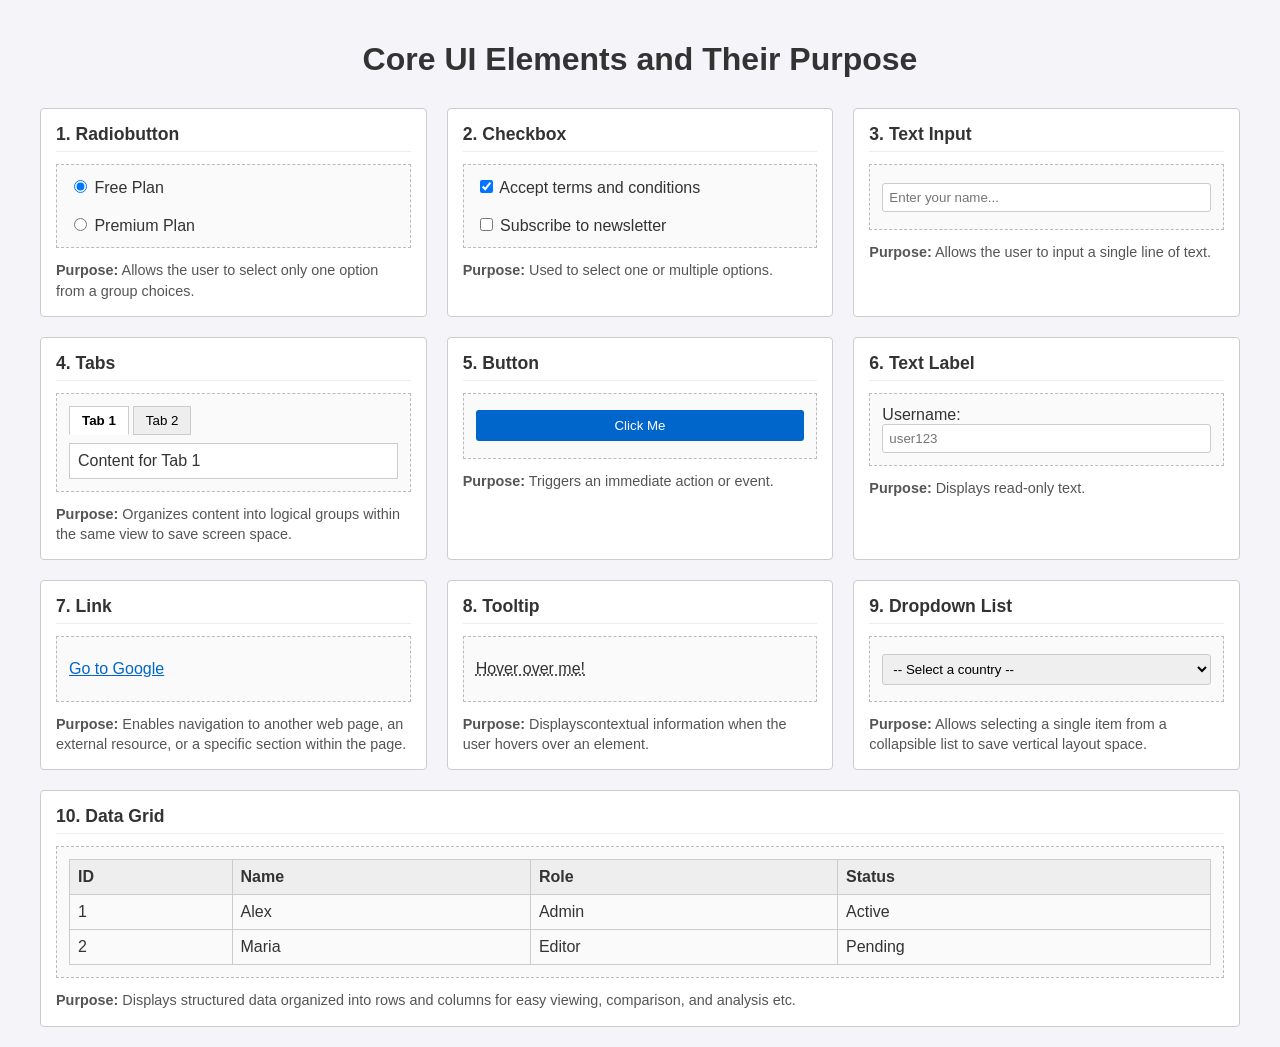
<file: index.html>
<!DOCTYPE html>
<html lang="en">
<head>
    <meta charset="UTF-8">
    <meta name="viewport" content="width=device-width, initial-scale=1.0">
    <title>Basic UI Elements</title>
    <link rel="stylesheet" href="Lab2.css">
</head>
<body>

    <h1>Core UI Elements and Their Purpose</h1>

    <div class="ui-grid">

        <div class="card">
            <h2>1. Radiobutton</h2>
            <div class="demo">
                <label><input type="radio" name="plan" value="free" checked> Free Plan</label><br>
                <label><input type="radio" name="plan" value="pro"> Premium Plan</label>
            </div>
            <p class="description">
                <strong>Purpose:</strong> Allows the user to select only one option from a group choices.
            </p>
        </div>

        <div class="card">
            <h2>2. Checkbox</h2>
            <div class="demo">
                <label><input type="checkbox" checked> Accept terms and conditions</label><br>
                <label><input type="checkbox"> Subscribe to newsletter</label>
            </div>
            <p class="description">
                <strong>Purpose:</strong> Used to select one or multiple options.
            </p>
        </div>

        <div class="card">
            <h2>3. Text Input</h2>
            <div class="demo">
                <input type="text" placeholder="Enter your name...">
            </div>
            <p class="description">
                <strong>Purpose:</strong> Allows the user to input a single line of text.
            </p>
        </div>

        <div class="card">
            <h2>4. Tabs</h2>
            <div class="demo">
                <div class="tabs">
                    <button class="tab-btn active" onclick="switchTab(event, 'tab1')">Tab 1</button>
                    <button class="tab-btn" onclick="switchTab(event, 'tab2')">Tab 2</button>
                </div>
                <div id="tab1" class="tab-content active">Content for Tab 1</div>
                <div id="tab2" class="tab-content">Content for Tab 2</div>
            </div>
            <p class="description">
                <strong>Purpose:</strong> Organizes content into logical groups within the same view to save screen space.
            </p>
        </div>

        <div class="card">
            <h2>5. Button</h2>
            <div class="demo">
                <button type="button" class="btn" onclick="alert('Button clicked!')">Click Me</button>
            </div>
            <p class="description">
                <strong>Purpose:</strong> Triggers an immediate action or event.
            </p>
        </div>

        <div class="card">
            <h2>6. Text Label</h2>
            <div class="demo">
                <label for="username">Username:</label>
                <input type="text" id="username" placeholder="user123">
            </div>
            <p class="description">
                <strong>Purpose:</strong> Displays read-only text.
            </p>
        </div>

        <div class="card">
            <h2>7. Link</h2>
            <div class="demo">
                <a href="https://google.com" target="_blank" rel="noopener noreferrer">Go to Google</a>
            </div>
            <p class="description">
                <strong>Purpose:</strong> Enables navigation to another web page, an external resource, or a specific section within the page.
            </p>
        </div>

        <div class="card">
            <h2>8. Tooltip</h2>
            <div class="demo">
                <span class="tooltip-container">
                    Hover over me!
                    <span class="tooltip-text">Contextual tip</span>
                </span>
            </div>
            <p class="description">
                <strong>Purpose:</strong> Displayscontextual information when the user hovers over an element.
            </p>
        </div>

        <div class="card">
            <h2>9. Dropdown List</h2>
            <div class="demo">
                <select>
                    <option value="">-- Select a country --</option>
                    <option value="us">United States</option>
                    <option value="uk">United Kingdom</option>
                    <option value="ua">Ukraine</option>
                </select>
            </div>
            <p class="description">
                <strong>Purpose:</strong> Allows selecting a single item from a collapsible list to save vertical layout space.
            </p>
        </div>

        <div class="card wide">
            <h2>10. Data Grid</h2>
            <div class="demo">
                <table class="data-grid">
                    <thead>
                        <tr>
                            <th>ID</th>
                            <th>Name</th>
                            <th>Role</th>
                            <th>Status</th>
                        </tr>
                    </thead>
                    <tbody>
                        <tr>
                            <td>1</td>
                            <td>Alex</td>
                            <td>Admin</td>
                            <td>Active</td>
                        </tr>
                        <tr>
                            <td>2</td>
                            <td>Maria</td>
                            <td>Editor</td>
                            <td>Pending</td>
                        </tr>
                    </tbody>
                </table>
            </div>
            <p class="description">
                <strong>Purpose:</strong> Displays structured data organized into rows and columns for easy viewing, comparison, and analysis etc.
            </p>
        </div>

    </div>

    <script>
        function switchTab(event, tabId) {
            const card = event.target.closest('.card');
            card.querySelectorAll('.tab-btn').forEach(btn => btn.classList.remove('active'));
            card.querySelectorAll('.tab-content').forEach(content => content.classList.remove('active'));
            
            event.target.classList.add('active');
            card.querySelector('#' + tabId).classList.add('active');
        }
    </script>
</body>
</html>
</file>
<file: Lab2.css>
body {
    font-family: Arial, sans-serif;
    background-color: #f4f4f9;
    color: #333;
    margin: 0;
    padding: 20px;
}

h1 {
    text-align: center;
    margin-bottom: 30px;
}

.ui-grid {
    display: grid;
    grid-template-columns: repeat(auto-fit, minmax(300px, 1fr));
    gap: 20px;
    max-width: 1200px;
    margin: 0 auto;
}

.card {
    background-color: #fff;
    border: 1px solid #ccc;
    border-radius: 4px;
    padding: 15px;
}

.card.wide {
    grid-column: 1 / -1;
}

.card h2 {
    font-size: 1.1rem;
    margin-top: 0;
    margin-bottom: 12px;
    border-bottom: 1px solid #eee;
    padding-bottom: 6px;
}

.demo {
    background-color: #fafafa;
    border: 1px dashed #bbb;
    padding: 12px;
    margin-bottom: 12px;
    min-height: 40px;
    display: flex;
    flex-direction: column;
    justify-content: center;
}

.description {
    font-size: 0.9rem;
    line-height: 1.4;
    margin: 0;
    color: #555;
}

input[type="text"], select {
    width: 100%;
    padding: 6px;
    box-sizing: border-box;
    border: 1px solid #ccc;
    border-radius: 3px;
}

.btn {
    padding: 8px 16px;
    background-color: #0066cc;
    color: white;
    border: none;
    border-radius: 3px;
    cursor: pointer;
}

.btn:hover {
    background-color: #0052a3;
}

a {
    color: #0066cc;
    text-decoration: underline;
}

.tabs {
    display: flex;
    gap: 4px;
    margin-bottom: 8px;
}

.tab-btn {
    padding: 6px 12px;
    border: 1px solid #ccc;
    background: #eee;
    cursor: pointer;
}

.tab-btn.active {
    background: #fff;
    border-bottom: 1px solid transparent;
    font-weight: bold;
}

.tab-content {
    display: none;
    padding: 8px;
    border: 1px solid #ccc;
    background: #fff;
}

.tab-content.active {
    display: block;
}

.tooltip-container {
    position: relative;
    display: inline-block;
    cursor: help;
    text-decoration: underline dotted;
}

.tooltip-container .tooltip-text {
    visibility: hidden;
    width: 160px;
    background-color: #333;
    color: #fff;
    text-align: center;
    padding: 5px;
    border-radius: 4px;
    position: absolute;
    bottom: 125%;
    left: 50%;
    transform: translateX(-50%);
    font-size: 0.8rem;
    opacity: 0;
    transition: opacity 0.2s;
}

.tooltip-container:hover .tooltip-text {
    visibility: visible;
    opacity: 1;
}

.data-grid {
    width: 100%;
    border-collapse: collapse;
}

.data-grid th, .data-grid td {
    border: 1px solid #ccc;
    padding: 8px;
    text-align: left;
}

.data-grid th {
    background-color: #eee;
}
</file>
